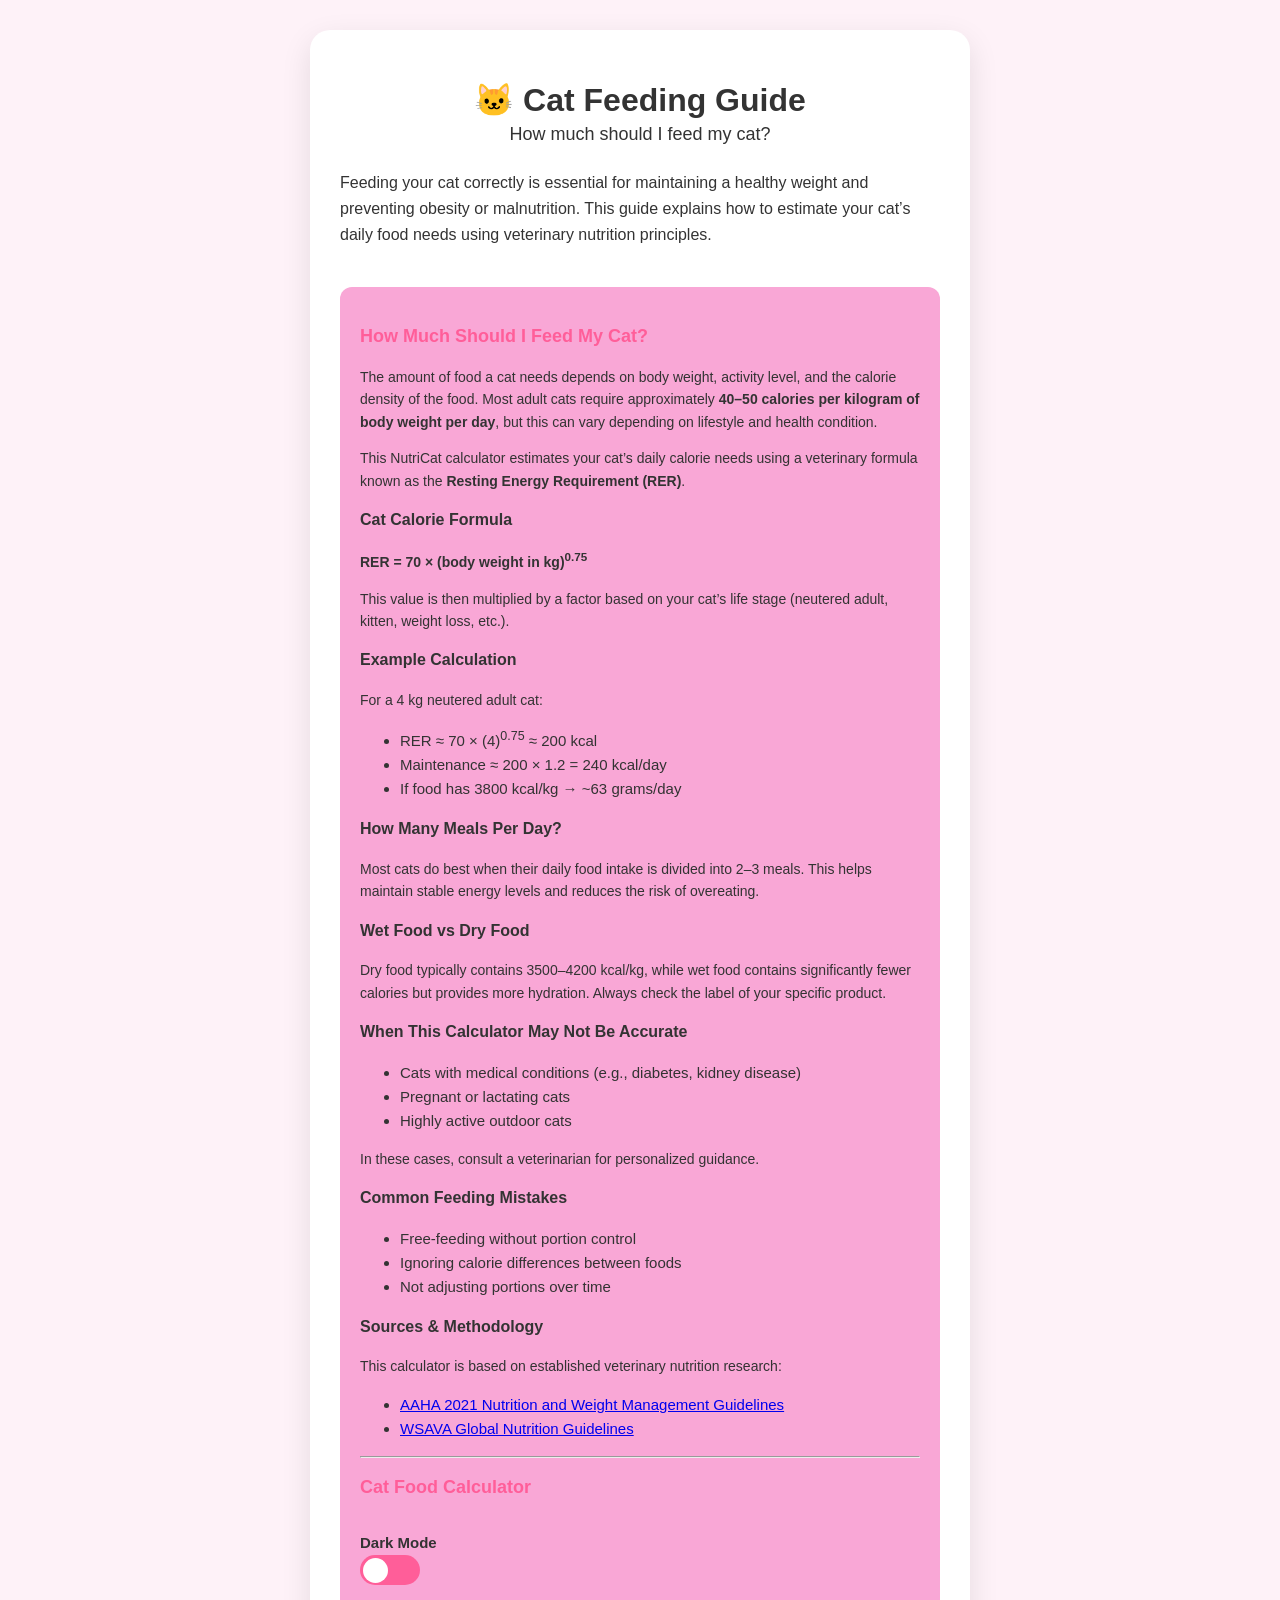
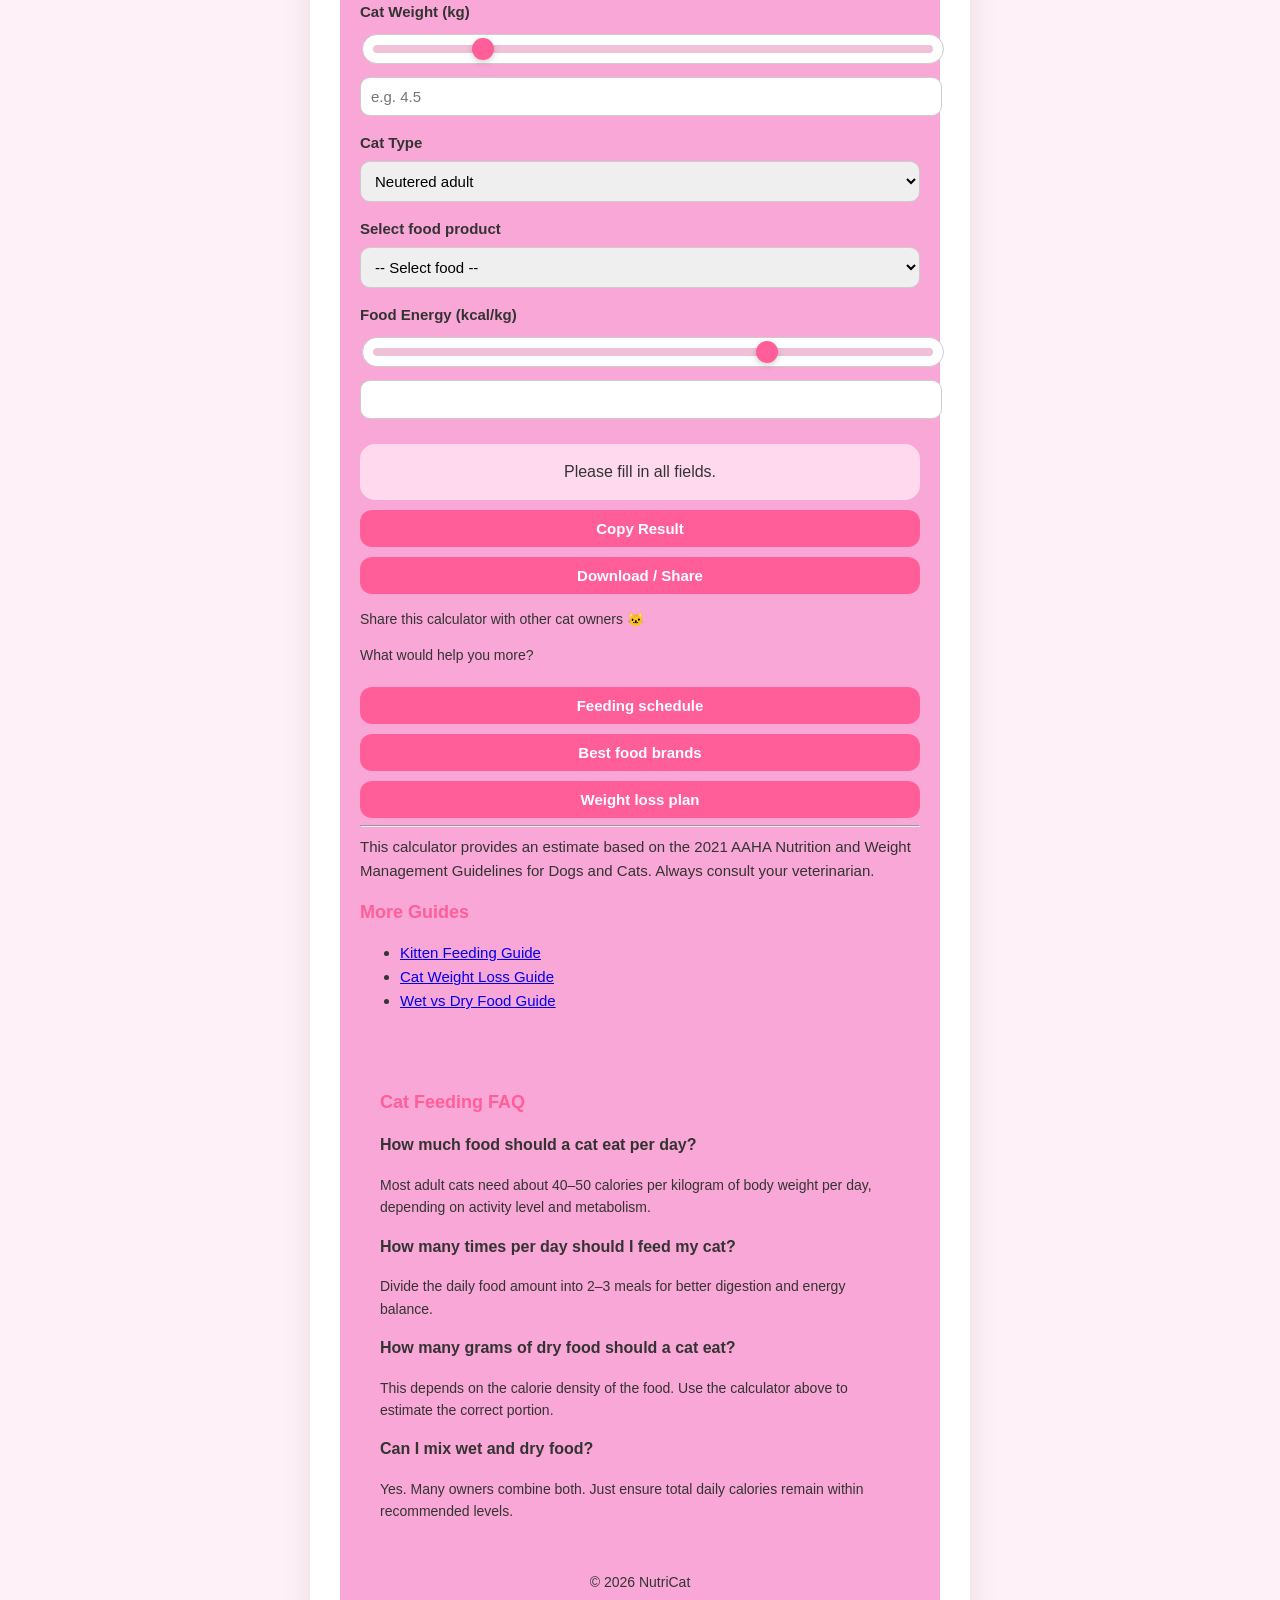
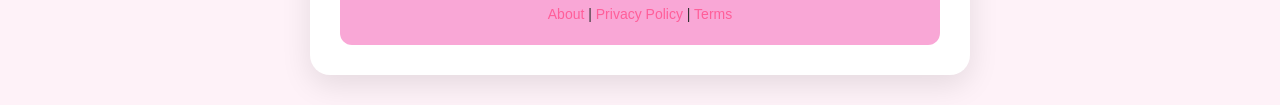
<file: index.html>
<!DOCTYPE html>
<html lang="en">
<head>
<meta charset="UTF-8">
<meta name="viewport" content="width=device-width, initial-scale=1.0">

<link rel="icon" href="/favicon.ico">
<link rel="icon" type="image/png" href="/favicon-32x32.png">
<link rel="apple-touch-icon" href="/apple-touch-icon.png">


<title>Cat Feeding Guide & Calculator | NutriCat</title>

<meta name="description" content="Learn how much to feed your cat with a free calculator based on veterinary guidelines. Includes feeding guide, tips, and calorie formula.">

<!-- Open Graph -->
<meta property="og:title" content="NutriCat – Cat Food Calculator & Feeding Guide">
<meta property="og:description" content="Free veterinary-informed cat nutrition calculator. Estimate daily food needs based on weight and food calories.">
<meta property="og:type" content="website">
<meta property="og:url" content="https://catfoodcalculator.app/">
<meta property="og:image" content="https://catfoodcalculator.app/og-image.jpg">
<meta property="og:image:width" content="1200">
<meta property="og:image:height" content="630">
<meta property="og:site_name" content="NutriCat">

<!-- Structured Data -->
<script type="application/ld+json">
{
  "@context": "https://schema.org",
  "@type": "WebSite",
  "name": "NutriCat",
  "url": "https://catfoodcalculator.app",
  "description": "NutriCat is a veterinary-informed cat nutrition platform offering a free cat food calculator, feeding guides, and educational resources.",
  "publisher": {
    "@type": "Organization",
    "name": "NutriCat",
    "url": "https://catfoodcalculator.app"
  },
  "potentialAction": {
    "@type": "SearchAction",
    "target": "https://catfoodcalculator.app/?q={search_term_string}",
    "query-input": "required name=search_term_string"
  }
}
</script>

<!-- FAQ Schema -->
<script type="application/ld+json">
{
  "@context": "https://schema.org",
  "@type": "FAQPage",
  "mainEntity": [
    {
      "@type": "Question",
      "name": "How much food should a cat eat per day?",
      "acceptedAnswer": {
        "@type": "Answer",
        "text": "Most adult cats need about 40–50 calories per kilogram of body weight per day, depending on activity level and metabolism."
      }
    },
    {
      "@type": "Question",
      "name": "How many times per day should I feed my cat?",
      "acceptedAnswer": {
        "@type": "Answer",
        "text": "Divide the daily food amount into 2–3 meals for better digestion and energy balance."
      }
    },
    {
      "@type": "Question",
      "name": "How many grams of dry food should a cat eat?",
      "acceptedAnswer": {
        "@type": "Answer",
        "text": "This depends on the calorie density of the food. Use the calculator above to estimate the correct portion."
      }
    },
    {
      "@type": "Question",
      "name": "Can I mix wet and dry food?",
      "acceptedAnswer": {
        "@type": "Answer",
        "text": "Yes. Many owners combine both types. Just ensure total daily calories remain within recommended levels."
      }
    }
  ]
}
</script>

<link rel="stylesheet" href="style.css">

<!-- Google Analytics -->
<script async src="https://www.googletagmanager.com/gtag/js?id=G-6SNFPKJN2W"></script>
<script>
window.dataLayer = window.dataLayer || [];
function gtag(){dataLayer.push(arguments);}
gtag('js', new Date());
gtag('config', 'G-6SNFPKJN2W');
</script>

<!-- AdSense -->
<script async src="https://pagead2.googlesyndication.com/pagead/js/adsbygoogle.js?client=ca-pub-7469863369084787" crossorigin="anonymous"></script>

</head>

<body>

<div class="container">

<!-- ================= CONTENT ================= -->

<h1>🐱 Cat Feeding Guide</h1>
<div class="hero" id="hero"></div>

<p>
Feeding your cat correctly is essential for maintaining a healthy weight and preventing obesity or malnutrition.
This guide explains how to estimate your cat’s daily food needs using veterinary nutrition principles.
</p>

<section class="seo-content">

<h2>How Much Should I Feed My Cat?</h2>

<p>
The amount of food a cat needs depends on body weight, activity level, and the calorie density of the food. 
Most adult cats require approximately <strong>40–50 calories per kilogram of body weight per day</strong>, but this can vary depending on lifestyle and health condition.
</p>

<p>
This NutriCat calculator estimates your cat’s daily calorie needs using a veterinary formula known as the <strong>Resting Energy Requirement (RER)</strong>.
</p>

<h3>Cat Calorie Formula</h3>

<p><strong>RER = 70 × (body weight in kg)<sup>0.75</sup></strong></p>

<p>
This value is then multiplied by a factor based on your cat’s life stage (neutered adult, kitten, weight loss, etc.).
</p>

<h3>Example Calculation</h3>

<p>
For a 4 kg neutered adult cat:
</p>

<ul>
<li>RER ≈ 70 × (4)<sup>0.75</sup> ≈ 200 kcal</li>
<li>Maintenance ≈ 200 × 1.2 = 240 kcal/day</li>
<li>If food has 3800 kcal/kg → ~63 grams/day</li>
</ul>

<h3>How Many Meals Per Day?</h3>

<p>
Most cats do best when their daily food intake is divided into 2–3 meals. This helps maintain stable energy levels and reduces the risk of overeating.
</p>

<h3>Wet Food vs Dry Food</h3>

<p>
Dry food typically contains 3500–4200 kcal/kg, while wet food contains significantly fewer calories but provides more hydration.
Always check the label of your specific product.
</p>

<h3>When This Calculator May Not Be Accurate</h3>

<ul>
<li>Cats with medical conditions (e.g., diabetes, kidney disease)</li>
<li>Pregnant or lactating cats</li>
<li>Highly active outdoor cats</li>
</ul>

<p>
In these cases, consult a veterinarian for personalized guidance.
</p>

<h3>Common Feeding Mistakes</h3>

<ul>
<li>Free-feeding without portion control</li>
<li>Ignoring calorie differences between foods</li>
<li>Not adjusting portions over time</li>
</ul>

<h3>Sources & Methodology</h3>

<p>
This calculator is based on established veterinary nutrition research:
</p>

<ul>
<li>
<a href="https://www.aaha.org/resources/2021-aaha-nutrition-and-weight-management-guidelines/" target="_blank" rel="noopener">
AAHA 2021 Nutrition and Weight Management Guidelines
</a>
</li>

<li>
<a href="https://wsava.org/global-guidelines/global-nutrition-guidelines/" target="_blank" rel="noopener">
WSAVA Global Nutrition Guidelines
</a>
</li>
</ul>



<hr>

<!-- ================= CALCULATOR (FULLY RESTORED) ================= -->

<h2>Cat Food Calculator</h2>

<div class="toggle-row">
  <div class="toggle-container">
    <label id="darkModeLabel" for="darkToggle">Dark Mode</label>
    <div class="toggle-switch">
      <input type="checkbox" id="darkToggle">
      <div class="toggle-thumb"></div>
    </div>
  </div>
</div>

<label id="weightLabel">Cat Weight (kg)</label>
<input type="range" id="weightRange" min="1" max="20" step="0.1" value="4.5">
<input type="number" id="weight" step="0.1">

<label id="typeLabel">Cat Type</label>
<select id="type">
  <option value="1.2" data-en="Neutered adult" data-pt="Adulto castrado"></option>
  <option value="1.4" data-en="Intact adult" data-pt="Adulto não castrado"></option>
  <option value="1.0" data-en="Inactive / Obese prone" data-pt="Inativo / propenso à obesidade"></option>
  <option value="0.8" data-en="Weight loss" data-pt="Perda de peso"></option>
  <option value="2.5" data-en="Kitten" data-pt="Filhote"></option>
</select>

<label id="productLabel">Select food product</label>
<select id="foodSelect"></select>

<label id="foodLabel">Food Energy (kcal/kg)</label>
<input type="range" id="foodRange" min="500" max="5000" step="10" value="3700">
<input type="number" id="foodEnergy">

<div class="result" id="result"></div>

<button id="copyResult" aria-label="Copy result to clipboard"></button>
<button id="downloadImage" aria-label="Download result">Download / Share</button>

<canvas id="shareCanvas" width="400" height="200" style="display:none;"></canvas>

<p id="shareText"></p>

<!-- ================= FEEDBACK ================= -->

<div id="feedback">
  <p>What would help you more?</p>
  <button class="feedback-btn" data-answer="schedule" aria-label="Feeding schedule">Feeding schedule</button>
  <button class="feedback-btn" data-answer="brands" aria-label="Best food brands">Best food brands</button>
  <button class="feedback-btn" data-answer="weight" aria-label="Weight loss plan">Weight loss plan</button>
</div>

<hr>

 <div class="disclaimer" id="disclaimer"></div>

<!-- ================= INTERNAL LINKS ================= -->

<h2>More Guides</h2>
<ul>
<li><a href="kitten-feeding.html">Kitten Feeding Guide</a></li>
<li><a href="cat-weight-loss-guide.html">Cat Weight Loss Guide</a></li>
<li><a href="wet-vs-dry-cat-food.html">Wet vs Dry Food Guide</a></li>
</ul>

<section class="faq">

<h2>Cat Feeding FAQ</h2>

<h3>How much food should a cat eat per day?</h3>
<p>
Most adult cats need about 40–50 calories per kilogram of body weight per day, depending on activity level and metabolism.
</p>

<h3>How many times per day should I feed my cat?</h3>
<p>
Divide the daily food amount into 2–3 meals for better digestion and energy balance.
</p>

<h3>How many grams of dry food should a cat eat?</h3>
<p>
This depends on the calorie density of the food. Use the calculator above to estimate the correct portion.
</p>

<h3>Can I mix wet and dry food?</h3>
<p>
Yes. Many owners combine both. Just ensure total daily calories remain within recommended levels.
</p>

</section>

<footer class="footer-links">
<p>© 2026 NutriCat</p>
<a href="about.html">About</a> |
<a href="privacy.html">Privacy Policy</a> |
<a href="terms.html">Terms</a>
</footer>

</div>

<script src="food.js"></script>
<script src="script.js"></script>

</body>
</html>
</file>
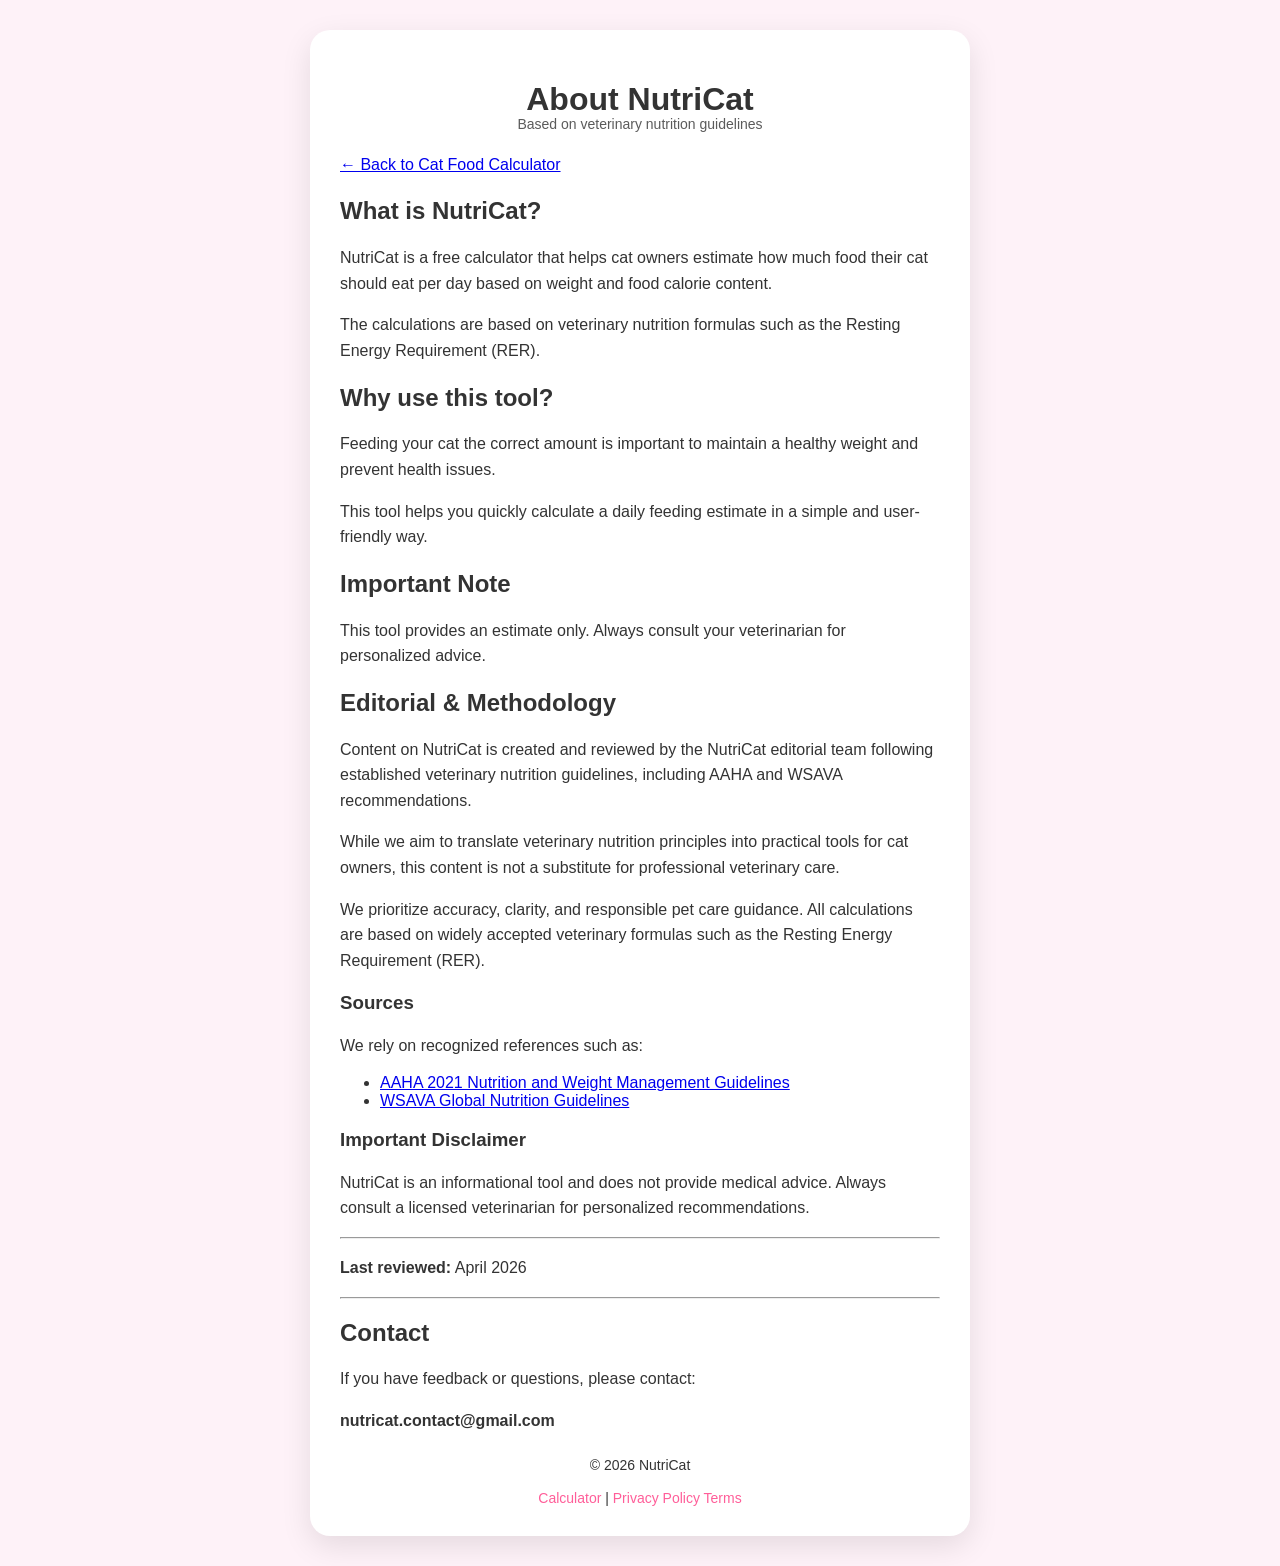
<file: about.html>
<!DOCTYPE html>
<html lang="en">
<head>
<meta charset="UTF-8">
<meta name="viewport" content="width=device-width, initial-scale=1.0">

<meta name="description" content="About NutriCat and how the cat food calculator works using veterinary nutrition formulas.">

<meta property="og:title" content="About NutriCat">
<meta property="og:description" content="Learn how NutriCat calculates cat food needs using veterinary nutrition guidelines.">
<meta property="og:type" content="website">
<meta property="og:url" content="https://catfoodcalculator.app/about.html">
<meta property="og:image" content="https://catfoodcalculator.app/og-image.jpg">
<meta property="og:image:width" content="1200">
<meta property="og:image:height" content="630">
<meta property="og:site_name" content="NutriCat">

<link rel="icon" href="/favicon.ico">
<link rel="icon" type="image/png" href="/favicon-32x32.png">
<link rel="apple-touch-icon" href="/apple-touch-icon.png">

<link rel="canonical" href="https://catfoodcalculator.app/about.html">

<title>About | NutriCat</title>

<link rel="stylesheet" href="style.css">

<!-- AdSense -->
<script async src="https://pagead2.googlesyndication.com/pagead/js/adsbygoogle.js?client=ca-pub-7469863369084787"
     crossorigin="anonymous"></script>


</head>

<body>

<div class="container">

    <h1>About NutriCat</h1>

    <p class="trust">Based on veterinary nutrition guidelines</p>

    <p><a href="index.html">← Back to Cat Food Calculator</a></p>

    <h2>What is NutriCat?</h2>
    <p>NutriCat is a free calculator that helps cat owners estimate how much food their cat should eat per day based on weight and food calorie content.</p>

    <p>The calculations are based on veterinary nutrition formulas such as the Resting Energy Requirement (RER).</p>

    <h2>Why use this tool?</h2>
    <p>Feeding your cat the correct amount is important to maintain a healthy weight and prevent health issues.</p>

    <p>This tool helps you quickly calculate a daily feeding estimate in a simple and user-friendly way.</p>

    <h2>Important Note</h2>
    <p>This tool provides an estimate only. Always consult your veterinarian for personalized advice.</p>

    <h2>Editorial & Methodology</h2>

    <p>
    Content on NutriCat is created and reviewed by the NutriCat editorial team following established veterinary nutrition guidelines, including AAHA and WSAVA recommendations.
    </p>

    <p>
    While we aim to translate veterinary nutrition principles into practical tools for cat owners, this content is not a substitute for professional veterinary care.
    </p>

    <p>
    We prioritize accuracy, clarity, and responsible pet care guidance. All calculations are based on widely accepted veterinary formulas such as the Resting Energy Requirement (RER).
    </p>

    <h3>Sources</h3>

    <p>
    We rely on recognized references such as:
    </p>

    <ul>
    <li><a href="https://www.aaha.org/resources/2021-aaha-nutrition-and-weight-management-guidelines/" target="_blank" rel="noopener">
    AAHA 2021 Nutrition and Weight Management Guidelines
    </a></li>

    <li><a href="https://wsava.org/global-guidelines/global-nutrition-guidelines/" target="_blank" rel="noopener">
    WSAVA Global Nutrition Guidelines
    </a></li>
    </ul>

    <h3>Important Disclaimer</h3>

    <p>
    NutriCat is an informational tool and does not provide medical advice. Always consult a licensed veterinarian for personalized recommendations.
    </p>

    <hr>
    <p><strong>Last reviewed:</strong> April 2026</p>
    <hr>

    <h2>Contact</h2>
    <p>If you have feedback or questions, please contact:</p>
    <p><strong>nutricat.contact@gmail.com</strong></p>

    <div class="footer-links">
        <p>© 2026 NutriCat</p>
        <a href="index.html">Calculator</a> |
        <a href="privacy.html">Privacy Policy</a>
        <a href="terms.html">Terms</a>
    </div>

</div>

</body>
</html>
</file>
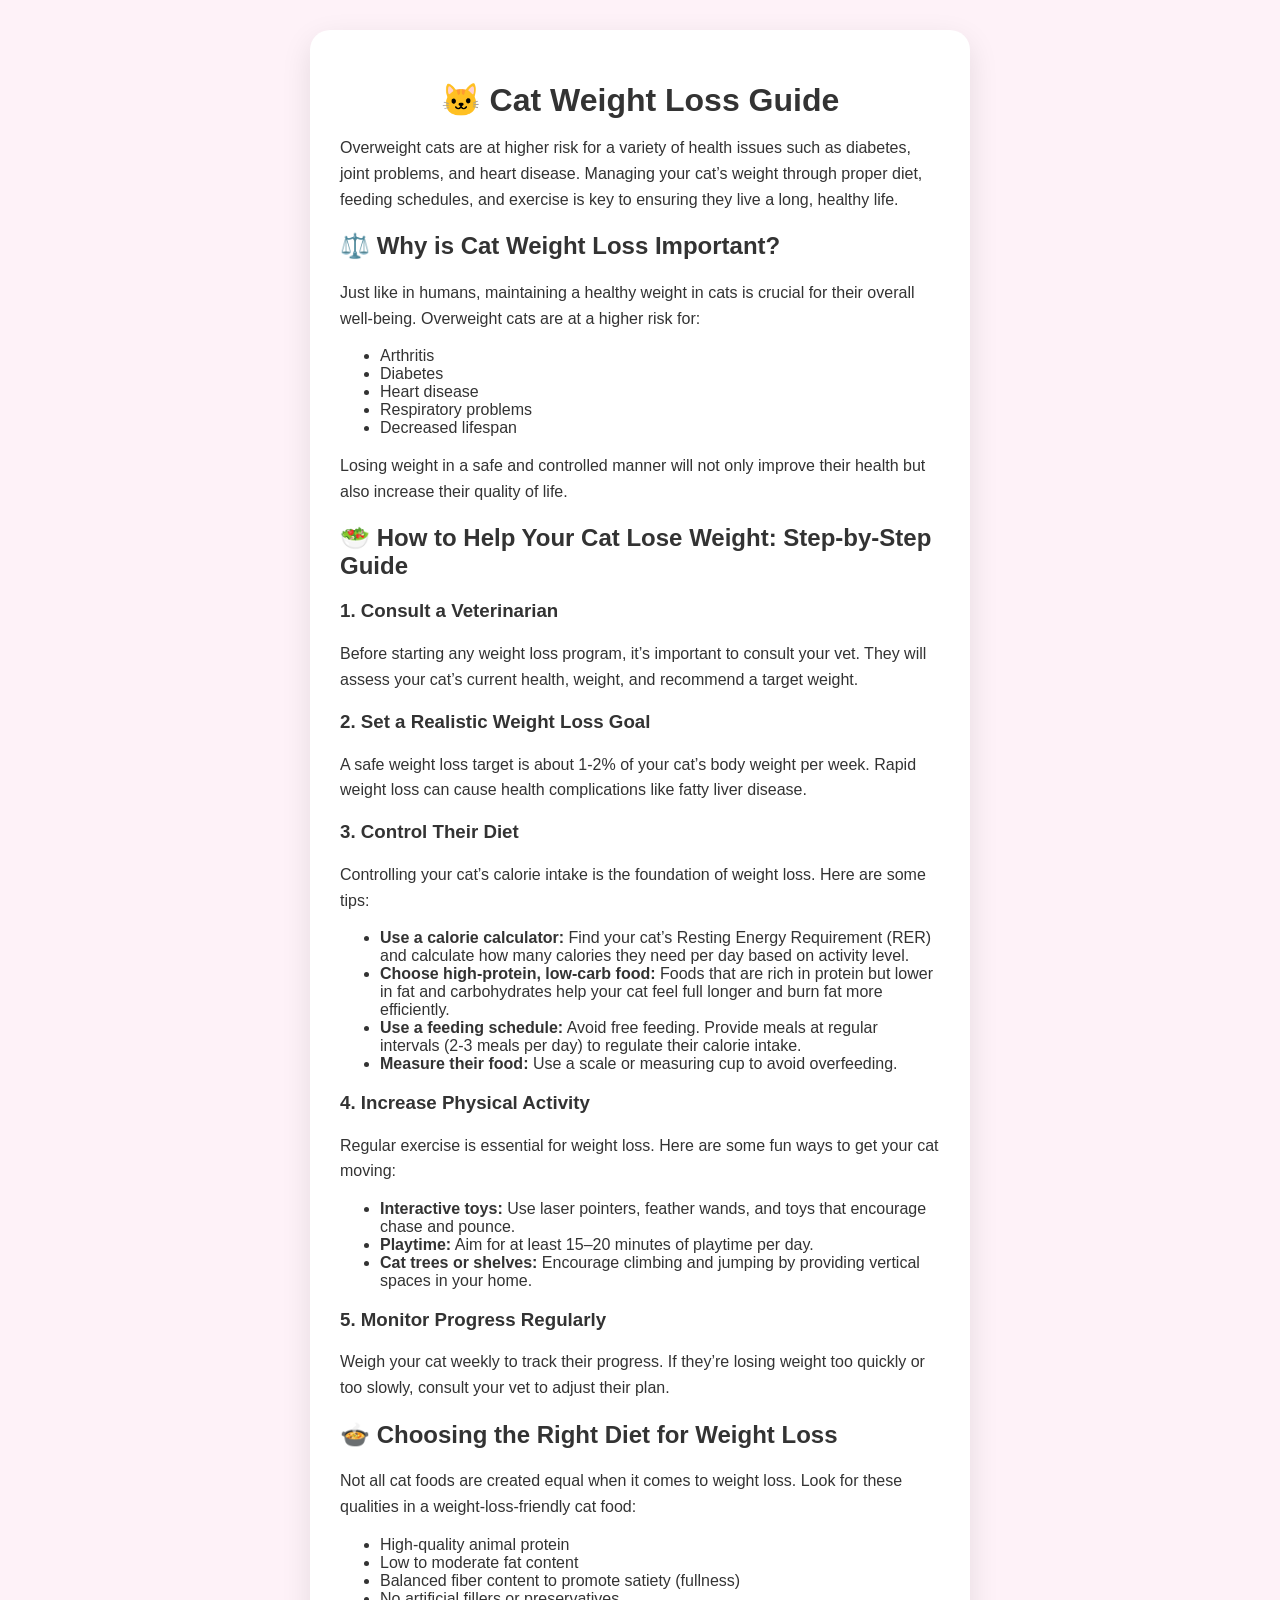
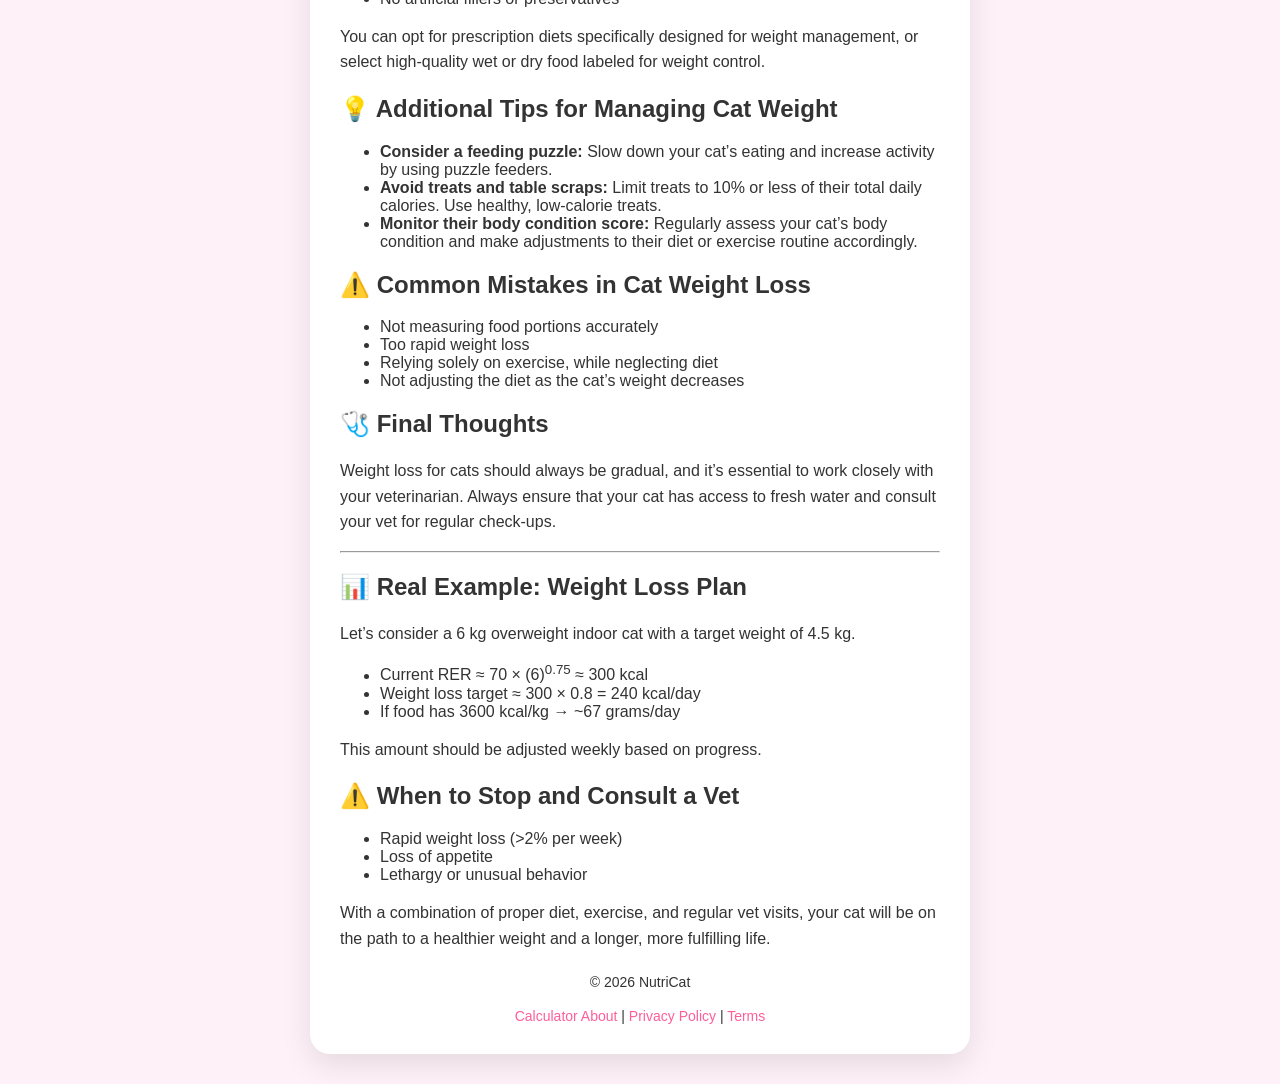
<file: cat-weight-loss-guide.html>
<!DOCTYPE html>
<html lang="en">
<head>
<meta charset="UTF-8">
<meta name="viewport" content="width=device-width, initial-scale=1.0">

<link rel="icon" href="/favicon.ico">
<link rel="icon" type="image/png" href="/favicon-32x32.png">
<link rel="apple-touch-icon" href="/apple-touch-icon.png">

<title>Cat Weight Loss Guide: Healthy Diet & Tips for Weight Management</title>
<meta name="description" content="Learn how to help your cat lose weight safely with our expert-backed guide. Includes diet tips, exercise plans, and weight loss progress tracking.">

<link rel="canonical" href="https://catfoodcalculator.app/cat-weight-loss-guide.html">

<meta property="og:title" content="Cat Weight Loss Guide | NutriCat">
<meta property="og:description" content="Safe and effective cat weight loss plan with diet tips, feeding schedules, and exercise guidance.">
<meta property="og:type" content="article">
<meta property="og:url" content="https://catfoodcalculator.app/cat-weight-loss-guide.html">
<meta property="og:image" content="https://catfoodcalculator.app/og-image.jpg">
<meta property="og:image:width" content="1200">
<meta property="og:image:height" content="630">
<meta property="og:site_name" content="NutriCat">

<link rel="stylesheet" href="style.css">
</head>

<body>
<div class="container">

<h1>🐱 Cat Weight Loss Guide</h1>

<p>
Overweight cats are at higher risk for a variety of health issues such as diabetes, joint problems, and heart disease. 
Managing your cat’s weight through proper diet, feeding schedules, and exercise is key to ensuring they live a long, healthy life.
</p>

<h2>⚖️ Why is Cat Weight Loss Important?</h2>

<p>
Just like in humans, maintaining a healthy weight in cats is crucial for their overall well-being. Overweight cats are at a higher risk for:
</p>

<ul>
<li>Arthritis</li>
<li>Diabetes</li>
<li>Heart disease</li>
<li>Respiratory problems</li>
<li>Decreased lifespan</li>
</ul>

<p>
Losing weight in a safe and controlled manner will not only improve their health but also increase their quality of life.
</p>

<h2>🥗 How to Help Your Cat Lose Weight: Step-by-Step Guide</h2>

<h3>1. Consult a Veterinarian</h3>

<p>
Before starting any weight loss program, it’s important to consult your vet. They will assess your cat’s current health, weight, and recommend a target weight.
</p>

<h3>2. Set a Realistic Weight Loss Goal</h3>

<p>
A safe weight loss target is about 1-2% of your cat’s body weight per week. Rapid weight loss can cause health complications like fatty liver disease.
</p>

<h3>3. Control Their Diet</h3>

<p>
Controlling your cat’s calorie intake is the foundation of weight loss. Here are some tips:
</p>

<ul>
<li><strong>Use a calorie calculator:</strong> Find your cat’s Resting Energy Requirement (RER) and calculate how many calories they need per day based on activity level.</li>
<li><strong>Choose high-protein, low-carb food:</strong> Foods that are rich in protein but lower in fat and carbohydrates help your cat feel full longer and burn fat more efficiently.</li>
<li><strong>Use a feeding schedule:</strong> Avoid free feeding. Provide meals at regular intervals (2-3 meals per day) to regulate their calorie intake.</li>
<li><strong>Measure their food:</strong> Use a scale or measuring cup to avoid overfeeding.</li>
</ul>

<h3>4. Increase Physical Activity</h3>

<p>
Regular exercise is essential for weight loss. Here are some fun ways to get your cat moving:
</p>

<ul>
<li><strong>Interactive toys:</strong> Use laser pointers, feather wands, and toys that encourage chase and pounce.</li>
<li><strong>Playtime:</strong> Aim for at least 15–20 minutes of playtime per day.</li>
<li><strong>Cat trees or shelves:</strong> Encourage climbing and jumping by providing vertical spaces in your home.</li>
</ul>

<h3>5. Monitor Progress Regularly</h3>

<p>
Weigh your cat weekly to track their progress. If they’re losing weight too quickly or too slowly, consult your vet to adjust their plan.
</p>

<h2>🍲 Choosing the Right Diet for Weight Loss</h2>

<p>
Not all cat foods are created equal when it comes to weight loss. Look for these qualities in a weight-loss-friendly cat food:
</p>

<ul>
<li>High-quality animal protein</li>
<li>Low to moderate fat content</li>
<li>Balanced fiber content to promote satiety (fullness)</li>
<li>No artificial fillers or preservatives</li>
</ul>

<p>
You can opt for prescription diets specifically designed for weight management, or select high-quality wet or dry food labeled for weight control.
</p>

<h2>💡 Additional Tips for Managing Cat Weight</h2>

<ul>
<li><strong>Consider a feeding puzzle:</strong> Slow down your cat’s eating and increase activity by using puzzle feeders.</li>
<li><strong>Avoid treats and table scraps:</strong> Limit treats to 10% or less of their total daily calories. Use healthy, low-calorie treats.</li>
<li><strong>Monitor their body condition score:</strong> Regularly assess your cat’s body condition and make adjustments to their diet or exercise routine accordingly.</li>
</ul>

<h2>⚠️ Common Mistakes in Cat Weight Loss</h2>

<ul>
<li>Not measuring food portions accurately</li>
<li>Too rapid weight loss</li>
<li>Relying solely on exercise, while neglecting diet</li>
<li>Not adjusting the diet as the cat’s weight decreases</li>
</ul>

<h2>🩺 Final Thoughts</h2>

<p>
Weight loss for cats should always be gradual, and it’s essential to work closely with your veterinarian. Always ensure that your cat has access to fresh water and consult your vet for regular check-ups.
</p>

<hr>

<h2>📊 Real Example: Weight Loss Plan</h2>

<p>
Let’s consider a 6 kg overweight indoor cat with a target weight of 4.5 kg.
</p>

<ul>
<li>Current RER ≈ 70 × (6)<sup>0.75</sup> ≈ 300 kcal</li>
<li>Weight loss target ≈ 300 × 0.8 = 240 kcal/day</li>
<li>If food has 3600 kcal/kg → ~67 grams/day</li>
</ul>

<p>
This amount should be adjusted weekly based on progress.
</p>

<h2>⚠️ When to Stop and Consult a Vet</h2>

<ul>
<li>Rapid weight loss (>2% per week)</li>
<li>Loss of appetite</li>
<li>Lethargy or unusual behavior</li>
</ul>

<p>
With a combination of proper diet, exercise, and regular vet visits, your cat will be on the path to a healthier weight and a longer, more fulfilling life.
</p>

<footer class="footer-links">
<p>© 2026 NutriCat</p>
<a href="index.html">Calculator</a>
<a href="about.html">About</a> |
<a href="privacy.html">Privacy Policy</a> |
<a href="terms.html">Terms</a>
</footer>

</div>
</body>
</html>
</file>
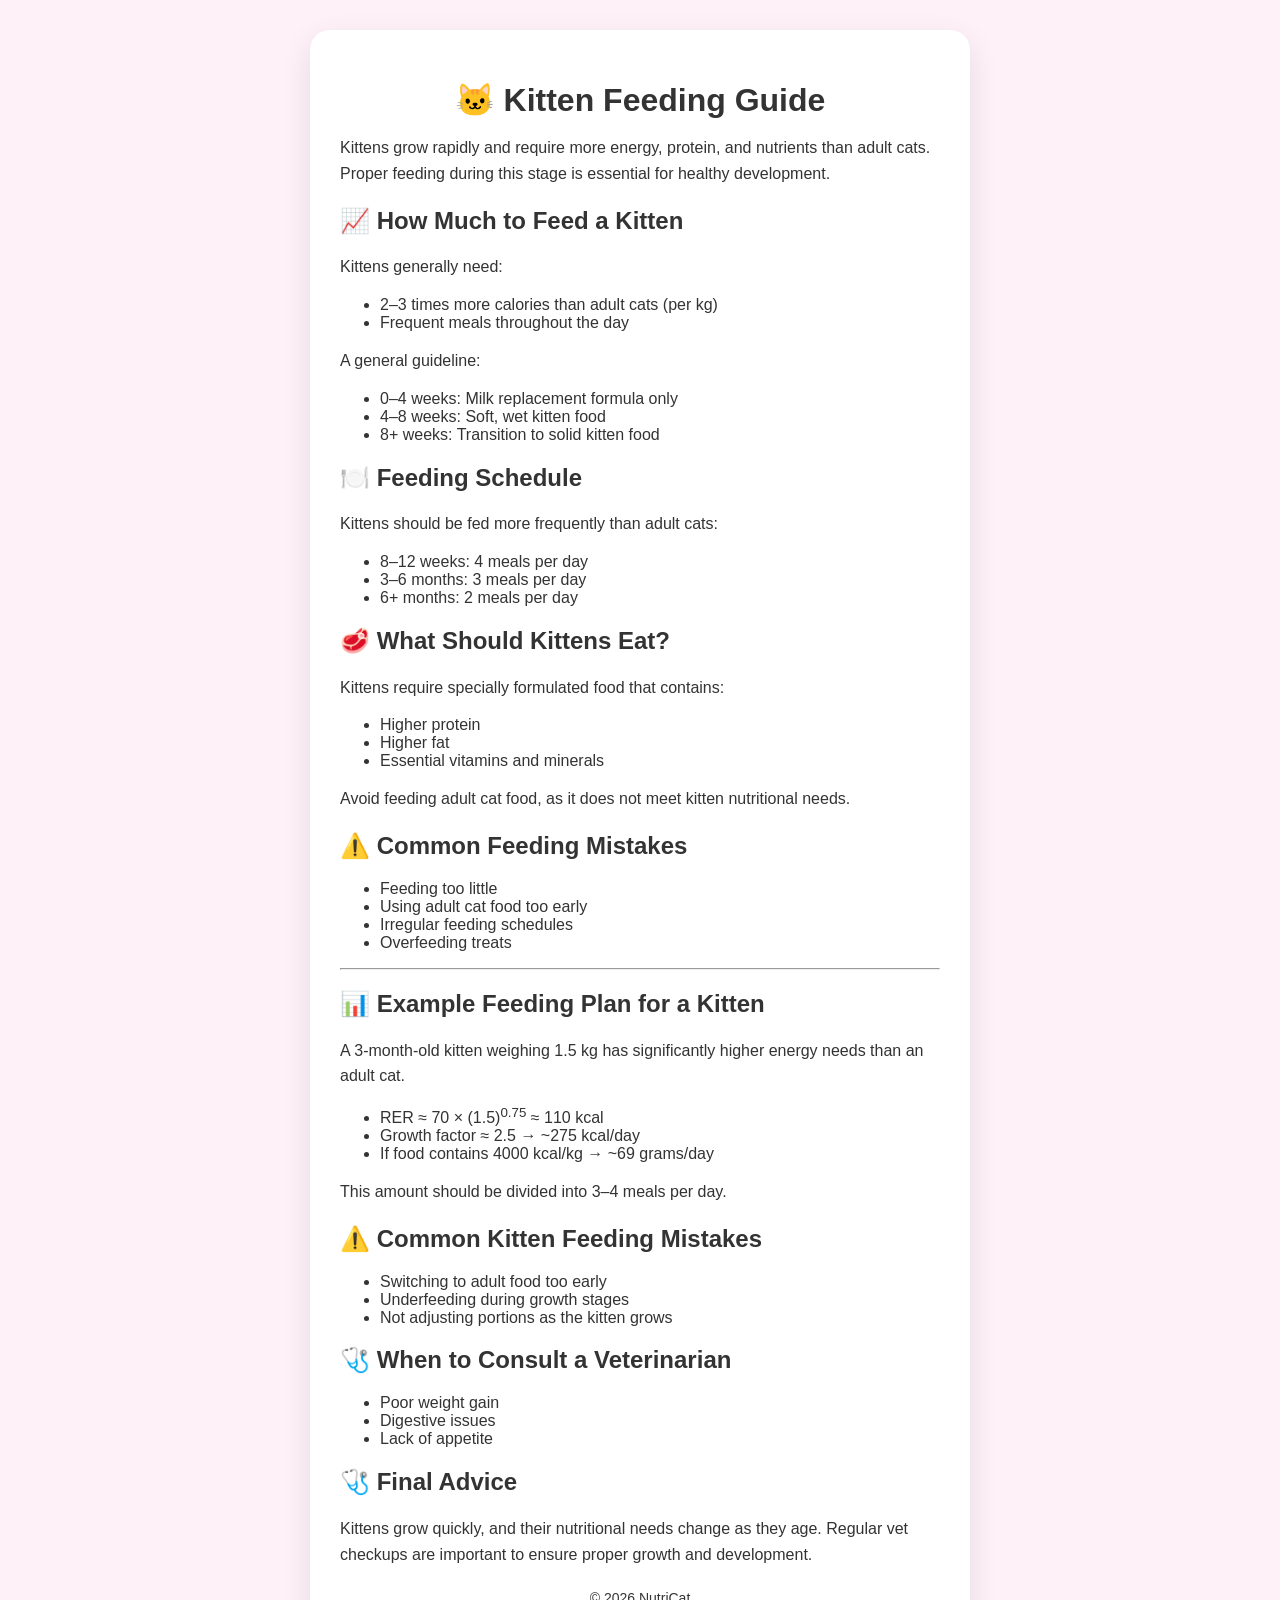
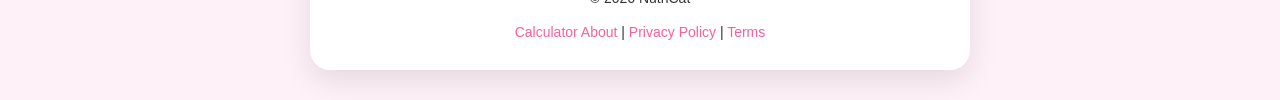
<file: kitten-feeding.html>
<!DOCTYPE html>
<html lang="en">
<head>
<meta charset="UTF-8">
<meta name="viewport" content="width=device-width, initial-scale=1.0">

<link rel="icon" href="/favicon.ico">
<link rel="icon" type="image/png" href="/favicon-32x32.png">
<link rel="apple-touch-icon" href="/apple-touch-icon.png">

<title>Kitten Feeding Guide: What and How Much to Feed</title>
<meta name="description" content="Learn how to feed your kitten properly, including feeding schedules, portion sizes, and nutrition tips for healthy growth.">

<link rel="canonical" href="https://catfoodcalculator.app/kitten-feeding.html">

<meta property="og:title" content="Kitten Feeding Guide | NutriCat">
<meta property="og:description" content="Learn how to feed kittens properly with feeding schedules, portion sizes, and nutrition tips for healthy growth.">
<meta property="og:type" content="article">
<meta property="og:url" content="https://catfoodcalculator.app/kitten-feeding.html">
<meta property="og:image" content="https://catfoodcalculator.app/og-image.jpg">
<meta property="og:image:width" content="1200">
<meta property="og:image:height" content="630">
<meta property="og:site_name" content="NutriCat">

<link rel="stylesheet" href="style.css">
</head>

<body>
<div class="container">

<h1>🐱 Kitten Feeding Guide</h1>

<p>
Kittens grow rapidly and require more energy, protein, and nutrients than adult cats. Proper feeding during this stage is essential for healthy development.
</p>

<h2>📈 How Much to Feed a Kitten</h2>

<p>
Kittens generally need:
</p>

<ul>
<li>2–3 times more calories than adult cats (per kg)</li>
<li>Frequent meals throughout the day</li>
</ul>

<p>
A general guideline:
</p>

<ul>
<li>0–4 weeks: Milk replacement formula only</li>
<li>4–8 weeks: Soft, wet kitten food</li>
<li>8+ weeks: Transition to solid kitten food</li>
</ul>

<h2>🍽️ Feeding Schedule</h2>

<p>
Kittens should be fed more frequently than adult cats:
</p>

<ul>
<li>8–12 weeks: 4 meals per day</li>
<li>3–6 months: 3 meals per day</li>
<li>6+ months: 2 meals per day</li>
</ul>

<h2>🥩 What Should Kittens Eat?</h2>

<p>
Kittens require specially formulated food that contains:
</p>

<ul>
<li>Higher protein</li>
<li>Higher fat</li>
<li>Essential vitamins and minerals</li>
</ul>

<p>
Avoid feeding adult cat food, as it does not meet kitten nutritional needs.
</p>

<h2>⚠️ Common Feeding Mistakes</h2>

<ul>
<li>Feeding too little</li>
<li>Using adult cat food too early</li>
<li>Irregular feeding schedules</li>
<li>Overfeeding treats</li>
</ul>

<hr>

<h2>📊 Example Feeding Plan for a Kitten</h2>

<p>
A 3-month-old kitten weighing 1.5 kg has significantly higher energy needs than an adult cat.
</p>

<ul>
<li>RER ≈ 70 × (1.5)<sup>0.75</sup> ≈ 110 kcal</li>
<li>Growth factor ≈ 2.5 → ~275 kcal/day</li>
<li>If food contains 4000 kcal/kg → ~69 grams/day</li>
</ul>

<p>
This amount should be divided into 3–4 meals per day.
</p>

<h2>⚠️ Common Kitten Feeding Mistakes</h2>

<ul>
<li>Switching to adult food too early</li>
<li>Underfeeding during growth stages</li>
<li>Not adjusting portions as the kitten grows</li>
</ul>

<h2>🩺 When to Consult a Veterinarian</h2>

<ul>
<li>Poor weight gain</li>
<li>Digestive issues</li>
<li>Lack of appetite</li>
</ul>

<h2>🩺 Final Advice</h2>

<p>
Kittens grow quickly, and their nutritional needs change as they age. Regular vet checkups are important to ensure proper growth and development.
</p>

<footer class="footer-links">
<p>© 2026 NutriCat</p>
<a href="index.html">Calculator</a>
<a href="about.html">About</a> |
<a href="privacy.html">Privacy Policy</a> |
<a href="terms.html">Terms</a>
</footer>

</div>
</body>
</html>
</file>
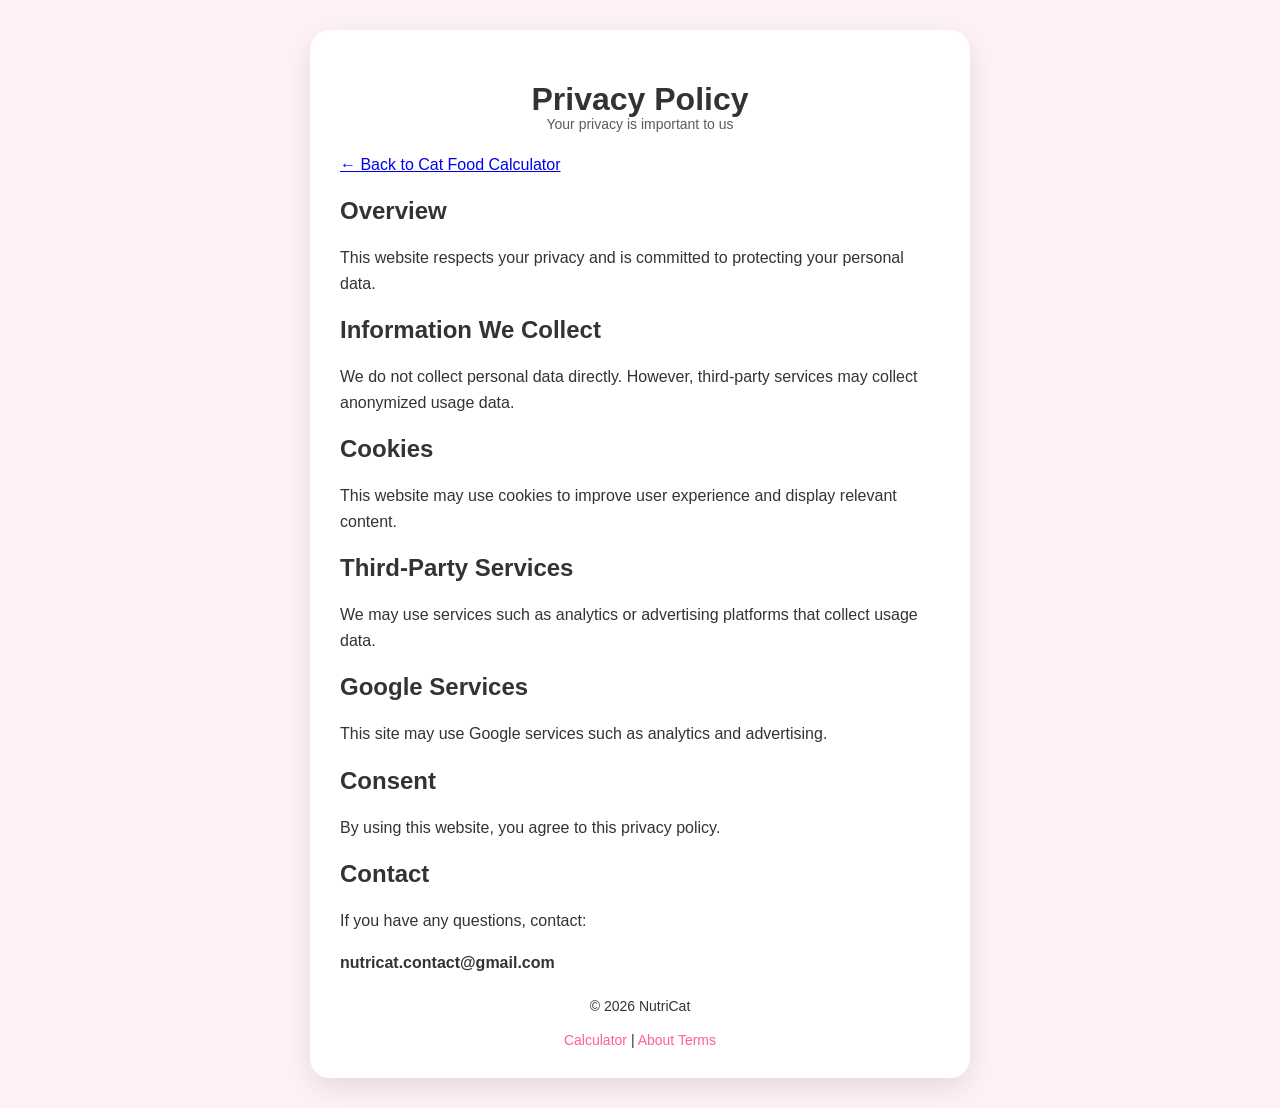
<file: privacy.html>
<!DOCTYPE html>
<html lang="en">
<head>
<meta charset="UTF-8">
<meta name="viewport" content="width=device-width, initial-scale=1.0">
<meta name="description" content="Privacy Policy for NutriCat including cookies, analytics, and third-party services.">


<link rel="icon" href="/favicon.ico">
<link rel="icon" type="image/png" href="/favicon-32x32.png">
<link rel="apple-touch-icon" href="/apple-touch-icon.png">

<meta property="og:title" content="Privacy Policy | NutriCat">
<meta property="og:description" content="Read how NutriCat handles data, cookies, and third-party services.">
<meta property="og:type" content="website">
<meta property="og:url" content="https://catfoodcalculator.app/privacy.html">
<meta property="og:image" content="https://catfoodcalculator.app/og-image.jpg">
<meta property="og:image:width" content="1200">
<meta property="og:image:height" content="630">
<meta property="og:site_name" content="NutriCat">

<link rel="canonical" href="https://catfoodcalculator.app/privacy.html">

<title>Privacy Policy | NutriCat</title>

<link rel="stylesheet" href="style.css">

<!-- AdSense -->
<script async src="https://pagead2.googlesyndication.com/pagead/js/adsbygoogle.js?client=ca-pub-7469863369084787"
     crossorigin="anonymous"></script>

</head>

<body>

<div class="container">

    <h1>Privacy Policy</h1>

    <p class="trust">Your privacy is important to us</p>

    <p><a href="index.html">← Back to Cat Food Calculator</a></p>

    <h2>Overview</h2>
    <p>This website respects your privacy and is committed to protecting your personal data.</p>

    <h2>Information We Collect</h2>
    <p>We do not collect personal data directly. However, third-party services may collect anonymized usage data.</p>

    <h2>Cookies</h2>
    <p>This website may use cookies to improve user experience and display relevant content.</p>

    <h2>Third-Party Services</h2>
    <p>We may use services such as analytics or advertising platforms that collect usage data.</p>

    <h2>Google Services</h2>
    <p>This site may use Google services such as analytics and advertising.</p>

    <h2>Consent</h2>
    <p>By using this website, you agree to this privacy policy.</p>

    <h2>Contact</h2>
    <p>If you have any questions, contact:</p>
    <p><strong>nutricat.contact@gmail.com</strong></p>

    <div class="footer-links">
        <p>© 2026 NutriCat</p>
        <a href="index.html">Calculator</a> |
        <a href="about.html">About</a>
        <a href="terms.html">Terms</a>
    </div>

</div>

</body>
</html>
</file>
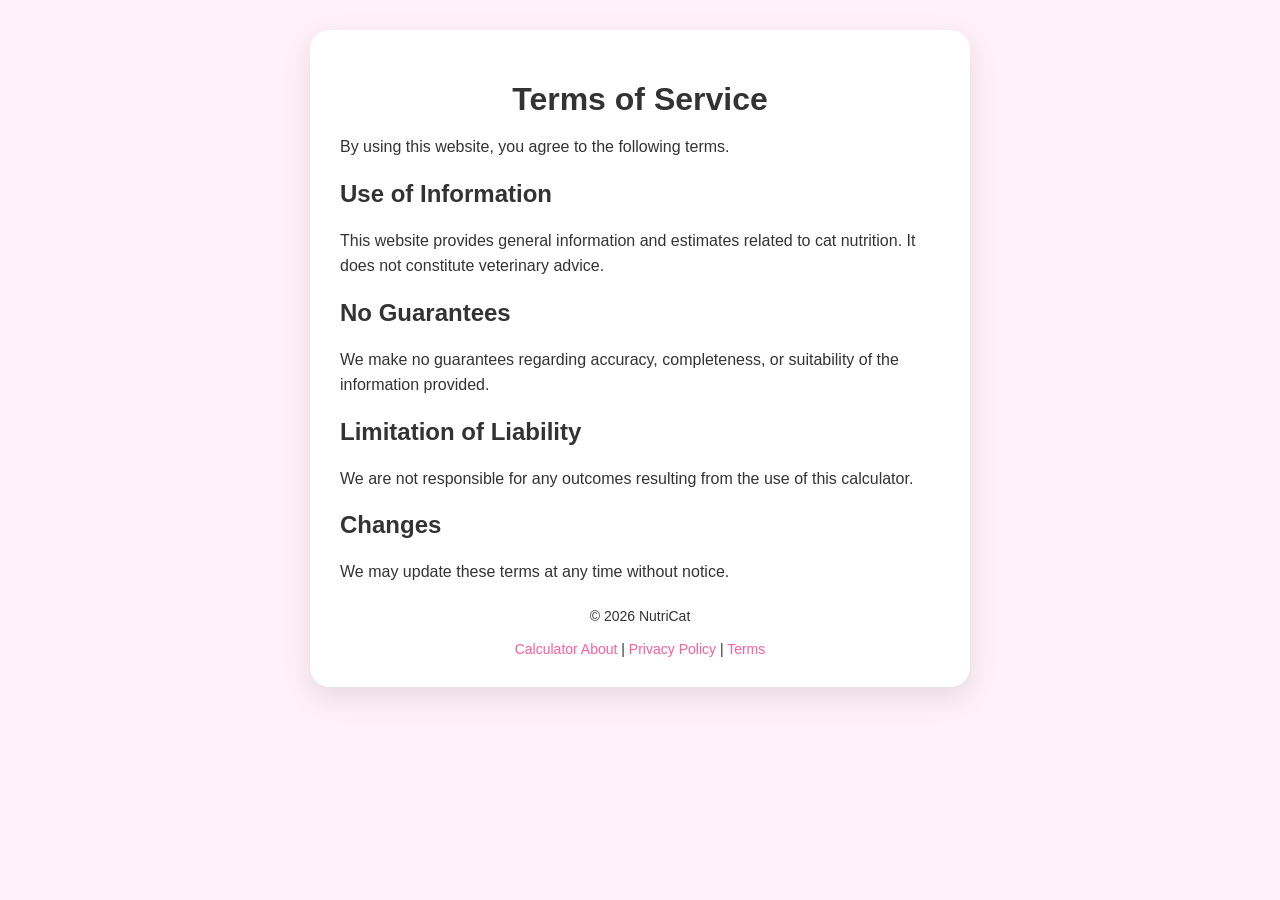
<file: terms.html>
<!DOCTYPE html>
<html lang="en">
<head>
<meta charset="UTF-8">
<meta name="viewport" content="width=device-width, initial-scale=1.0">
<meta name="description" content="Terms of Service for NutriCat calculator and website usage.">

<link rel="icon" href="/favicon.ico">
<link rel="icon" type="image/png" href="/favicon-32x32.png">
<link rel="apple-touch-icon" href="/apple-touch-icon.png">

<meta property="og:title" content="Terms of Service | NutriCat">
<meta property="og:description" content="Read the terms of use for NutriCat calculator and website.">
<meta property="og:type" content="website">
<meta property="og:url" content="https://catfoodcalculator.app/terms.html">
<meta property="og:image" content="https://catfoodcalculator.app/og-image.jpg">
<meta property="og:image:width" content="1200">
<meta property="og:image:height" content="630">
<meta property="og:site_name" content="NutriCat">

<link rel="canonical" href="https://catfoodcalculator.app/terms.html">

<title>Terms of Service | NutriCat</title>
<link rel="stylesheet" href="style.css">
</head>

<body>
<div class="container">

<h1>Terms of Service</h1>

<p>By using this website, you agree to the following terms.</p>

<h2>Use of Information</h2>
<p>This website provides general information and estimates related to cat nutrition. It does not constitute veterinary advice.</p>

<h2>No Guarantees</h2>
<p>We make no guarantees regarding accuracy, completeness, or suitability of the information provided.</p>

<h2>Limitation of Liability</h2>
<p>We are not responsible for any outcomes resulting from the use of this calculator.</p>

<h2>Changes</h2>
<p>We may update these terms at any time without notice.</p>

<footer class="footer-links">
<p>© 2026 NutriCat</p>
<a href="index.html">Calculator</a>
<a href="about.html">About</a> |
<a href="privacy.html">Privacy Policy</a> |
<a href="terms.html">Terms</a>
</footer>

</div>
</body>
</html>
</file>
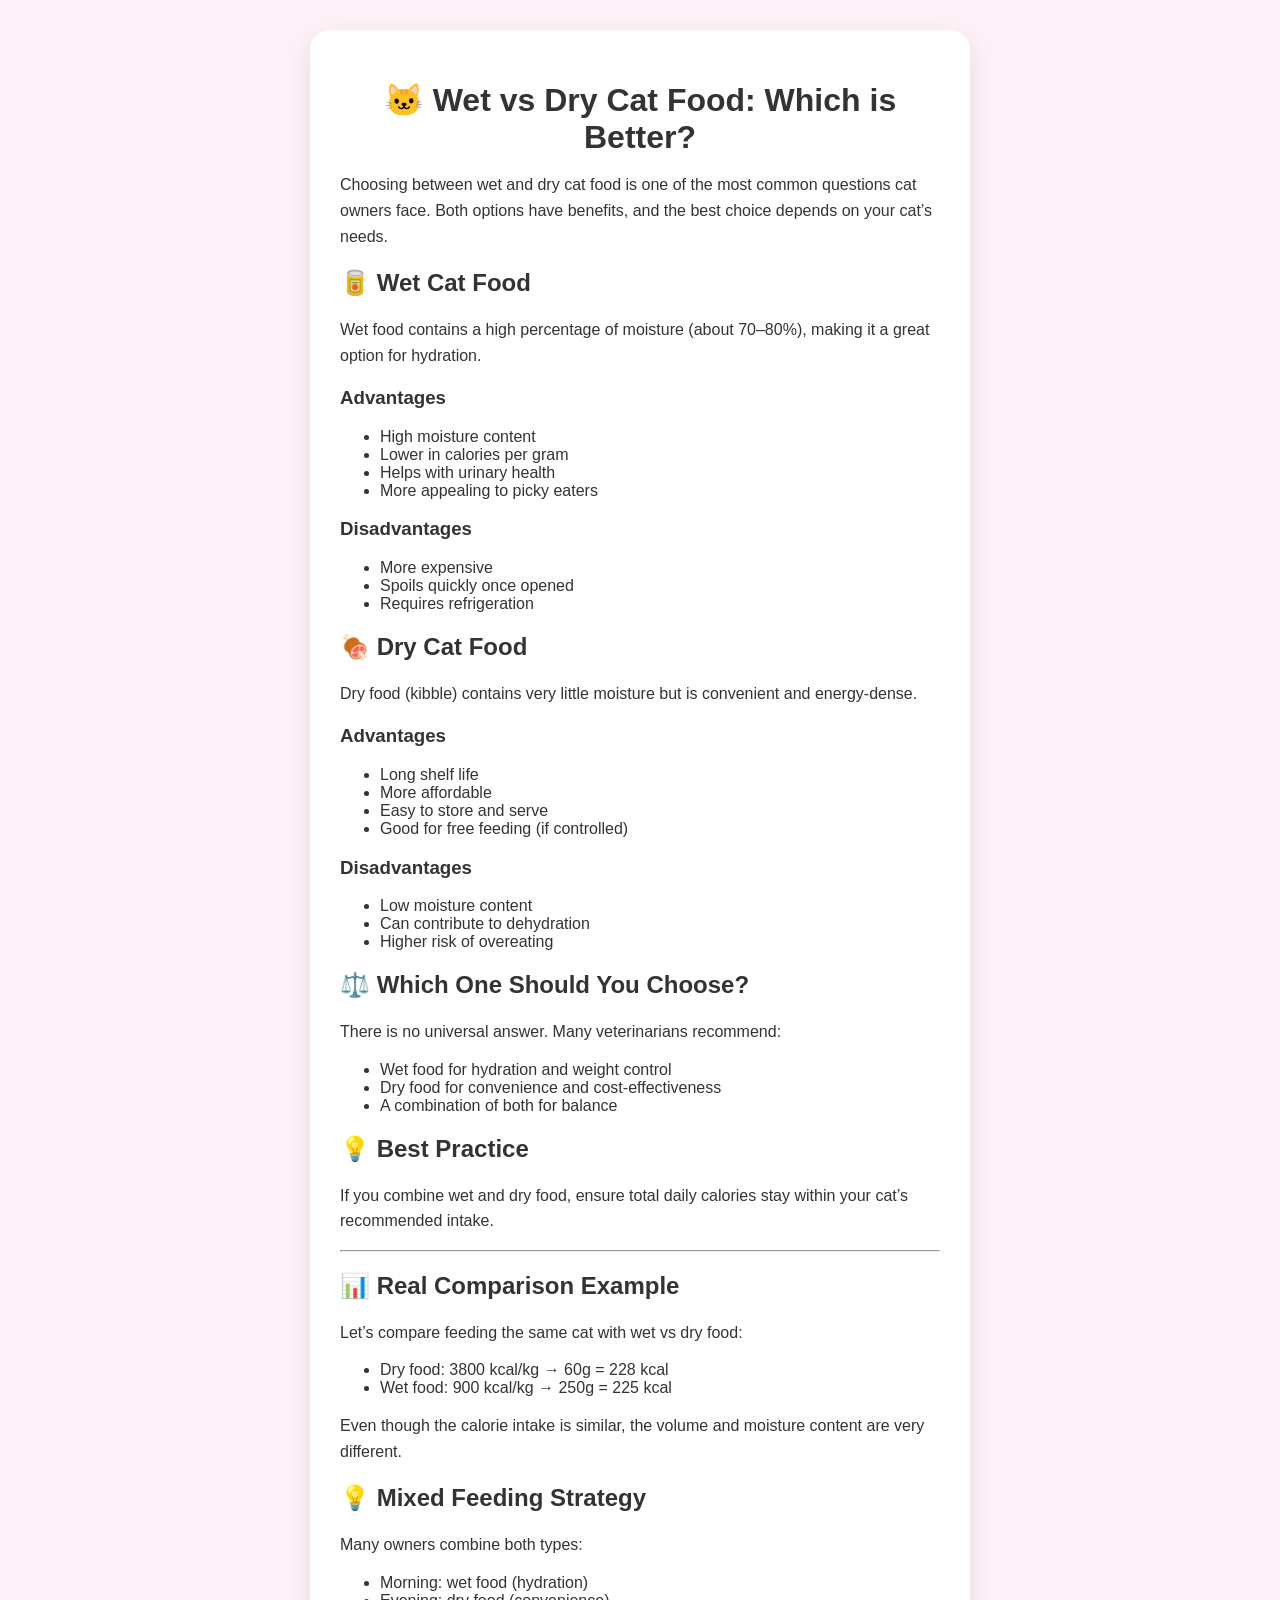
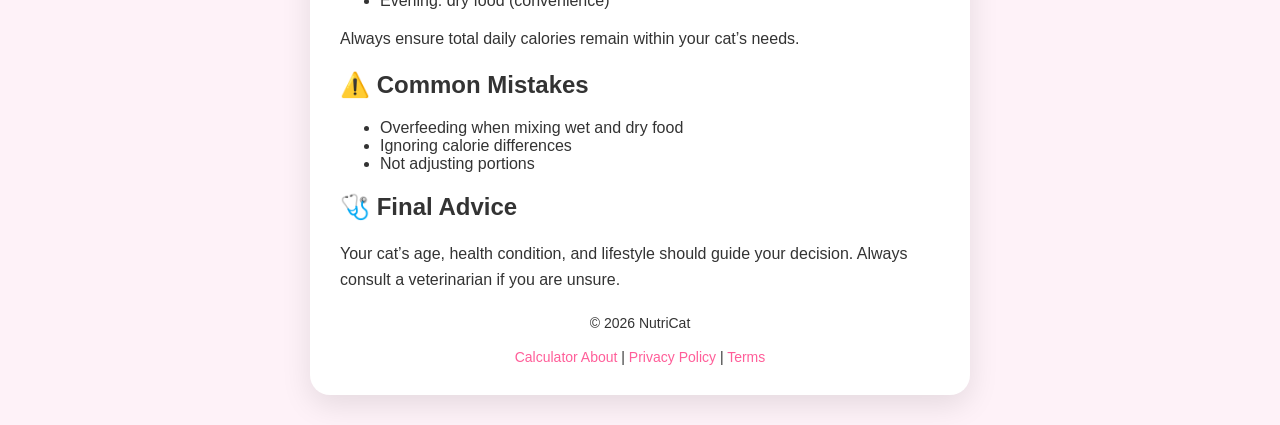
<file: wet-vs-dry-cat-food.html>
<!DOCTYPE html>
<html lang="en">
<head>
<meta charset="UTF-8">
<meta name="viewport" content="width=device-width, initial-scale=1.0">

<link rel="icon" href="/favicon.ico">
<link rel="icon" type="image/png" href="/favicon-32x32.png">
<link rel="apple-touch-icon" href="/apple-touch-icon.png">

<title>Wet vs Dry Cat Food: Which is Better?</title>
<meta name="description" content="Compare wet vs dry cat food. Learn the pros, cons, and which type is best for your cat’s health and hydration.">

<link rel="canonical" href="https://catfoodcalculator.app/wet-vs-dry-cat-food.html">

<meta property="og:title" content="Wet vs Dry Cat Food: Which is Better? | NutriCat">
<meta property="og:description" content="Compare wet and dry cat food, including pros, cons, and feeding recommendations for your cat.">
<meta property="og:type" content="article">
<meta property="og:url" content="https://catfoodcalculator.app/wet-vs-dry-cat-food.html">
<meta property="og:image" content="https://catfoodcalculator.app/og-image.jpg">
<meta property="og:image:width" content="1200">
<meta property="og:image:height" content="630">
<meta property="og:site_name" content="NutriCat">

<link rel="stylesheet" href="style.css">
</head>

<body>
<div class="container">

<h1>🐱 Wet vs Dry Cat Food: Which is Better?</h1>

<p>
Choosing between wet and dry cat food is one of the most common questions cat owners face. 
Both options have benefits, and the best choice depends on your cat’s needs.
</p>

<h2>🥫 Wet Cat Food</h2>

<p>
Wet food contains a high percentage of moisture (about 70–80%), making it a great option for hydration.
</p>

<h3>Advantages</h3>
<ul>
<li>High moisture content</li>
<li>Lower in calories per gram</li>
<li>Helps with urinary health</li>
<li>More appealing to picky eaters</li>
</ul>

<h3>Disadvantages</h3>
<ul>
<li>More expensive</li>
<li>Spoils quickly once opened</li>
<li>Requires refrigeration</li>
</ul>

<h2>🍖 Dry Cat Food</h2>

<p>
Dry food (kibble) contains very little moisture but is convenient and energy-dense.
</p>

<h3>Advantages</h3>
<ul>
<li>Long shelf life</li>
<li>More affordable</li>
<li>Easy to store and serve</li>
<li>Good for free feeding (if controlled)</li>
</ul>

<h3>Disadvantages</h3>
<ul>
<li>Low moisture content</li>
<li>Can contribute to dehydration</li>
<li>Higher risk of overeating</li>
</ul>

<h2>⚖️ Which One Should You Choose?</h2>

<p>
There is no universal answer. Many veterinarians recommend:
</p>

<ul>
<li>Wet food for hydration and weight control</li>
<li>Dry food for convenience and cost-effectiveness</li>
<li>A combination of both for balance</li>
</ul>

<h2>💡 Best Practice</h2>

<p>
If you combine wet and dry food, ensure total daily calories stay within your cat’s recommended intake.
</p>

<hr>

<h2>📊 Real Comparison Example</h2>

<p>
Let’s compare feeding the same cat with wet vs dry food:
</p>

<ul>
<li>Dry food: 3800 kcal/kg → 60g = 228 kcal</li>
<li>Wet food: 900 kcal/kg → 250g = 225 kcal</li>
</ul>

<p>
Even though the calorie intake is similar, the volume and moisture content are very different.
</p>

<h2>💡 Mixed Feeding Strategy</h2>

<p>
Many owners combine both types:
</p>

<ul>
<li>Morning: wet food (hydration)</li>
<li>Evening: dry food (convenience)</li>
</ul>

<p>
Always ensure total daily calories remain within your cat’s needs.
</p>

<h2>⚠️ Common Mistakes</h2>

<ul>
<li>Overfeeding when mixing wet and dry food</li>
<li>Ignoring calorie differences</li>
<li>Not adjusting portions</li>
</ul>

<h2>🩺 Final Advice</h2>

<p>
Your cat’s age, health condition, and lifestyle should guide your decision. Always consult a veterinarian if you are unsure.
</p>

<footer class="footer-links">
<p>© 2026 NutriCat</p>
<a href="index.html">Calculator</a>
<a href="about.html">About</a> |
<a href="privacy.html">Privacy Policy</a> |
<a href="terms.html">Terms</a>
</footer>

</div>
</body>
</html>
</file>
<file: style.css>
/* ============================= */
/* Root Variables for Pink Theme */
/* ============================= */
:root {
    --primary: #ff5e99;  
    --secondary: #f9a7d6; 
    --bg-light: #fef2f8;  
    --bg-dark: #2c1a3c;   
    --card-light: #ffffff;
    --card-dark: #3a1a45;  
    --text-light: #333;
    --text-dark: #f2f2f2;
    --slider-track-light: #f0c1d9;
    --slider-track-dark: #4b1f36;
    --button-hover: #e0538b;
}

/* ============================= */
/* Global Styles */
body {
    margin: 0;
    font-family: "Segoe UI", sans-serif;
    background: var(--bg-light);
    color: var(--text-light);
    transition: 0.3s;
    display: flex;
    justify-content: center;
    padding: 30px 10px;
}

body.dark {
    background: var(--bg-dark);
    color: var(--text-dark);
}

/* ============================= */
/* Container Styles */
.container {
    width: 100%;
    max-width: 600px;
    background: var(--card-light);
    padding: 30px;
    border-radius: 20px;
    box-shadow: 0 10px 30px rgba(0, 0, 0, 0.1);
    transition: 0.3s;
}

body.dark .container {
    background: var(--card-dark);
}

/* ============================= */
/* Typography Styles */
h1 { text-align: center; font-size: 32px; margin-bottom: 5px; }
.hero { text-align: center; font-size: 18px; margin-bottom: 25px; }
label { font-weight: bold; margin-top: 15px; display: block; }
p { line-height: 1.6; }
.trust{ text-align:center; font-size:14px; opacity:0.8; margin-top:-10px; }

/* ============================= */
/* Input Fields and Buttons */
input, select, button {
    width: 100%;
    padding: 10px;
    margin-top: 6px;
    border-radius: 10px;
    border: 1px solid #ccc;
    font-size: 15px;
}

button { 
    background: var(--primary); 
    color: white; 
    border: none; 
    cursor: pointer; 
    font-weight: bold; 
    margin-top: 10px;
    border-radius: 12px;
    transition: 0.2s; 
}
button:hover { 
    background: var(--button-hover);
}

/* ============================= */
/* Result Box */
.result { 
    margin-top: 25px; 
    padding: 15px; 
    border-radius: 15px; 
    background: #ffd9ee; 
    text-align: center; 
    font-size: 16px;
}

body.dark .result { background: rgba(255,105,180,0.1); }

/* ============================= */
/* Copy & Share Buttons */
#copyResult, #downloadImage {
    margin-top: 10px;
    padding: 10px;
    border-radius: 12px;
    font-size: 15px;
}

/* ============================= */
/* Toggle Row */
.toggle-row { 
    display: flex; 
    justify-content: space-between; 
    margin-bottom: 15px; 
    align-items: center; 
}
.toggle-row label { margin-right: 10px; }

/* ============================= */
/* Sliders */
input[type="range"] {
    -webkit-appearance:none;
    width:100%;
    height:8px;
    border-radius:999px;
    margin-top:10px;
    outline:none;
    transition: background 0.3s ease;
}

/* Track Colors */
input[type="range"]::-webkit-slider-runnable-track {
    height:8px;
    border-radius:999px;
    background: var(--slider-track-light);
}
body.dark input[type="range"]::-webkit-slider-runnable-track {
    background: var(--slider-track-dark);
}

/* Thumb */
input[type="range"]::-webkit-slider-thumb {
    -webkit-appearance:none;
    width:22px;
    height:22px;
    border-radius:50%;
    background: var(--primary);
    border: none;
    cursor:pointer;
    margin-top:-7px;
    box-shadow: 0 2px 6px rgba(0,0,0,0.2);
}
body.dark input[type="range"]::-webkit-slider-thumb {
    background: var(--primary);
}

/* Firefox Thumb & Track */
input[type="range"]::-moz-range-thumb {
    width:22px;
    height:22px;
    border-radius:50%;
    background: var(--primary);
    border:none;
    cursor:pointer;
}
input[type="range"]::-moz-range-track {
    height:8px;
    border-radius:999px;
    background: var(--slider-track-light);
}
body.dark input[type="range"]::-moz-range-track { background: var(--slider-track-dark); }

/* ============================= */
/* Toggle Switch */
.toggle-switch { width:60px; height:30px; border-radius:20px; background: var(--primary); position:relative; cursor:pointer; }
.toggle-switch input { opacity:0; position:absolute; }
.toggle-switch .toggle-thumb { width:25px; height:25px; background:white; border-radius:50%; position:absolute; top:3px; left:3px; transition:transform 0.3s ease; }
.toggle-switch {
    position: relative;
}

.toggle-switch input:checked ~ .toggle-thumb {
    transform: translateX(30px);
}

/* ============================= */
/* SEO / FAQ Content */
.seo-content, .faq { margin-top:40px; line-height:1.6; font-size:15px; background: var(--secondary); padding:20px; border-radius:12px; }
body.dark .seo-content, body.dark .faq { background: rgba(255,90,153,0.1); }
.seo-content h2, .faq h2 { margin-bottom:15px; font-size:18px; color: var(--primary); }
.seo-content h3, .faq h3 { margin-top:15px; font-size:16px; color:#333; }
body.dark .seo-content h3, body.dark .faq h3 { color: #f2f2f2; }
.seo-content p, .faq p { margin-bottom:10px; font-size:14px; }

/* Remove repetitive info in FAQ */
.faq p { margin-bottom:8px; }


/* footer */
.footer-links {
    margin-top: 20px;
    text-align: center;
    font-size: 14px;
}

.footer-links a {
    color: var(--primary);
    text-decoration: none;
}

.footer-links a:hover {
    text-decoration: underline;
}
</file>
